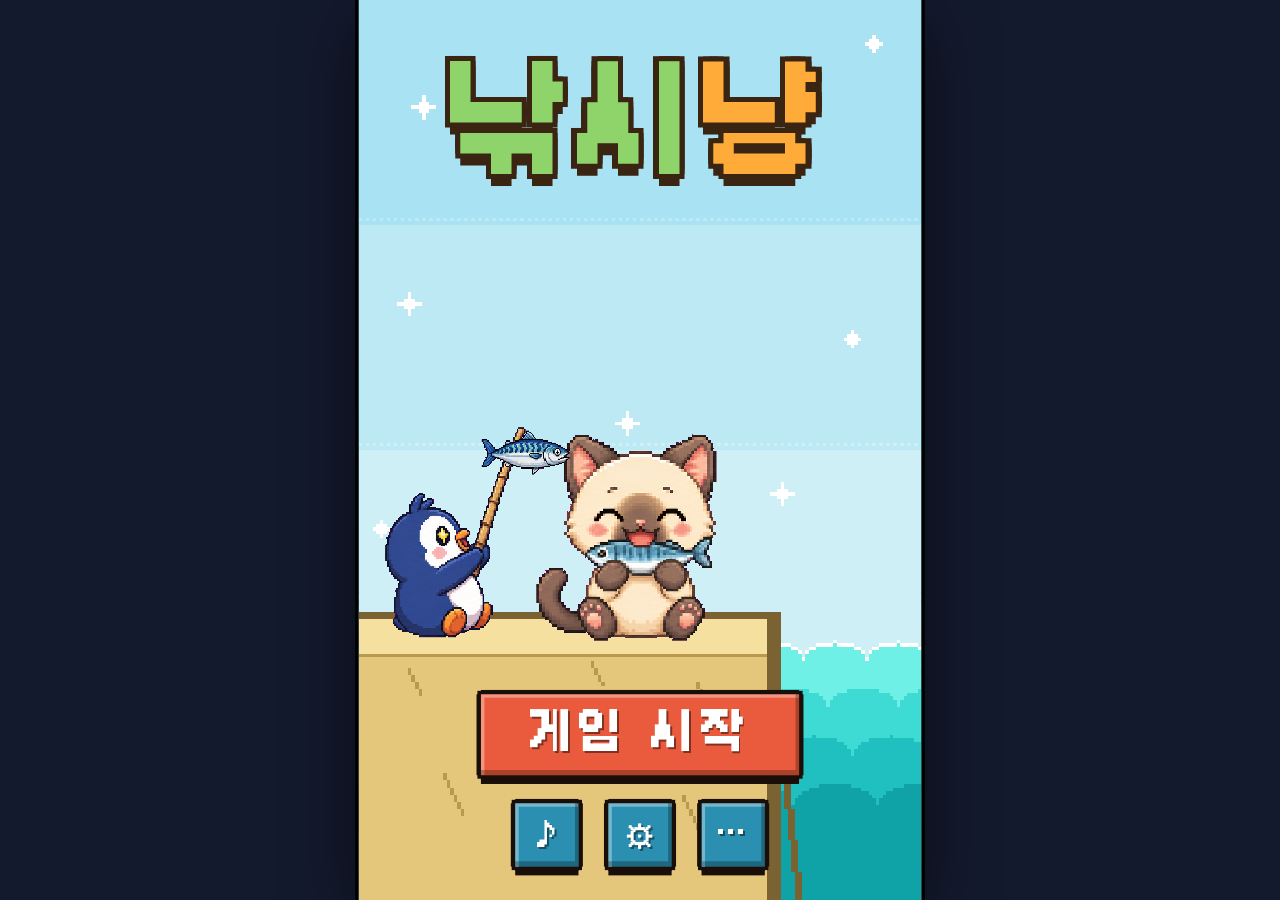
<file: games/index.html>
<!DOCTYPE html>
<html lang="ko">
<head>
<meta charset="utf-8">
<meta name="viewport" content="width=device-width,initial-scale=1,maximum-scale=1,user-scalable=no">
<title>낚시냥 — Fishing Cat</title>
<link rel="preload" href="assets/fx_bomb.png" as="image">
<link rel="stylesheet" href="fonts/galmuri.css">
<link rel="stylesheet" href="game.css?v=40">
</head>
<body>
<div id="viewport">
 <div id="game" class="day">
  <div id="world">
   <canvas id="bg" class="px"></canvas>
   <div id="feverFx"><i class="glow"></i><i class="ring"></i><i class="ring"></i><i class="ring"></i><i class="sparkles"></i><i class="edge"></i></div>
   <div id="penguins">
    <div class="pg l"><img class="a" src="assets/peng_side.png" alt=""><img class="b" src="assets/peng_pull.png" alt=""></div>
    <div class="pg c"><img class="a" src="assets/peng_back.png" alt=""><img class="b" src="assets/peng_back.png" alt=""></div>
    <div class="pg r"><img class="a" src="assets/peng_side.png" alt=""><img class="b" src="assets/peng_pull.png" alt=""></div>
   </div>
   <div id="cat" class="st-idle">
    <div class="shadow"></div>
    <div class="body">
     <img class="m m-idle" src="assets/cat_idle.png" alt="">
     <img class="m m-happy" src="assets/cat_happy_empty.png" alt="">
     <img id="heldFish" class="px" alt="" hidden>
     <img class="m m-hurt" src="assets/cat_hurt.png" alt="">
     <img class="m m-burnt" src="assets/cat_burnt.png" alt="">
    </div>
   </div>
   <div id="items"></div>
   <div id="fx"></div>
   <div id="blastFx"></div>
  </div>

  <!-- HUD -->
  <div id="hud">
   <div class="scorebox pxbox"><img class="ficon" src="assets/i_fish.png" alt=""><div id="score">0</div></div>
   <div class="hud-right">
    <div id="hearts"></div>
    <button id="btnPause" class="pxbtn blue" aria-label="일시정지"><i></i><i></i></button>
   </div>
   <div class="timebar pxbar"><div id="timeFill"></div><span id="timeText">1:00</span></div>
   <div class="row3">
    <div class="fever"><b>FEVER</b><div class="fbar pxbar"><div id="feverFill"></div></div></div>
    <div class="stageinfo"><span id="stageLabel">STAGE 1</span><span id="testModeLabel">테스트 모드</span><span id="targetLabel">0 / 3,500</span></div>
   </div>
  </div>

  <button class="arrow left" id="btnL" aria-label="왼쪽"></button>
  <button class="arrow right" id="btnR" aria-label="오른쪽"></button>

  <div id="feverBanner"><span>FEVER TIME!</span><small>물고기가 비처럼 쏟아져요 · 점수 2배</small></div>
  <div id="callout"></div>

  <!-- TITLE -->
  <section id="title" class="screen show" data-screen-label="01 Title">
   <canvas id="titleBg" class="px"></canvas>
   <div class="logo"><span class="l1">낚시</span><span class="l2">냥</span></div>
   <img class="t-peng" src="assets/peng_pull.png" alt="">
   <img class="t-fish" src="assets/i_fish.png" alt="">
   <img class="t-cat" src="assets/cat_happy.png?v=19" alt="">
   <button class="pxbtn red big" id="btnStart">게임 시작</button>
   <div class="t-icons">
    <button class="pxbtn blue sq" id="btnSound" aria-label="사운드"><span class="on">♪</span><span class="off">✕</span></button>
    <button class="pxbtn blue sq" id="btnSettings" aria-label="설정">⚙&#xFE0E;</button>
    <button class="pxbtn blue sq" id="btnCredits" aria-label="크레딧">…</button>
   </div>
  </section>

  <!-- CREDITS -->
  <section id="credits" class="screen modal" data-screen-label="02 Credits">
   <div class="card pxbox">
    <div class="card-head">만든 사람들</div>
    <dl>
     <dt>PLAN</dt><dd>Tony, Griffin</dd>
     <dt>PROGRAM</dt><dd>Tony</dd>
     <dt>DESIGN</dt><dd>Griffin</dd>
    </dl>
    <div class="btns"><button class="pxbtn blue" data-close>닫기</button></div>
   </div>
  </section>

  <!-- SETTINGS -->
  <section id="settings" class="screen modal" data-screen-label="06 Settings">
   <div class="card pxbox">
    <div class="card-head">설정</div>
    <label class="setting">음악<input type="range" id="musicVolume" min="0" max="100" step="10" aria-label="음악 볼륨"><b id="musicVolumeText">100</b></label>
    <label class="setting">효과음<input type="range" id="sfxVolume" min="0" max="100" step="10" aria-label="효과음 볼륨"><b id="sfxVolumeText">100</b></label>
    <div class="setting" id="hapticRow" hidden>진동<button class="pxbtn blue" id="btnHaptic" aria-pressed="true">ON</button></div>
    <div class="btns"><button class="pxbtn blue" data-close>닫기</button></div>
   </div>
  </section>

  <!-- STAGE INTRO -->
  <section id="intro" class="screen modal" data-screen-label="03 Stage Intro">
   <div class="card pxbox">
    <div class="card-head" id="introTitle">스테이지 1</div>
    <div class="intro-sub" id="introSub">맑은 바다</div>
    <div class="intro-goal">목표 <b id="introGoal">2,500</b>점 · 제한시간 <b>60</b>초</div>
    <ul class="legend" id="legend"></ul>
    <div class="btns"><button class="pxbtn red" id="btnGo">시작!</button></div>
   </div>
  </section>

  <!-- RESULT -->
  <section id="result" class="screen modal" data-screen-label="04 Result" role="dialog" aria-modal="true" aria-labelledby="resTitle">
   <div class="card pxbox">
    <div class="card-head" id="resTitle">스테이지 클리어</div>
    <div class="stars" id="resStars"></div>
    <img class="res-cat" id="resCat" src="assets/cat_happy.png" alt="">
    <p class="result-stage" id="resLocation" hidden></p>
    <p class="result-time" id="resTime" hidden></p>
    <dl class="res">
     <dt>스테이지 점수</dt><dd id="resStage">0</dd>
     <dt>총 점수</dt><dd id="resTotal">0</dd>
     <dt>최고 점수</dt><dd id="resBest">0</dd>
    </dl>
    <div class="revive-area" id="reviveArea" hidden>
     <small>하트 3개 회복 · 스테이지당 1회</small>
     <p id="reviveStatus" role="status" hidden></p>
     <button class="pxbtn red" id="btnRevive" disabled>▶ 광고 보고 이어하기</button>
    </div>
    <div class="btns result-actions">
     <button class="pxbtn brown" id="btnHome">처음으로</button>
     <button class="pxbtn red" id="btnNext">다음 스테이지</button>
    </div>
    <div class="btns share-row" id="shareRow" hidden><button class="pxbtn blue" id="btnShare">점수 공유</button></div>
   </div>
  </section>

  <!-- PAUSE -->
  <section id="pause" class="screen modal" data-screen-label="05 Pause" role="dialog" aria-modal="true" aria-labelledby="pauseHeading">
   <div class="card pxbox pause-card" id="pauseCard">
    <h2 class="card-head" id="pauseHeading">잠깐 쉬는 중</h2>
    <div id="pauseMenu">
    <img class="pause-cat" src="assets/cat_idle.png" alt="">
    <p class="pause-stage" id="pauseStage"></p>
    <div class="pause-summary">
     <p>남은 시간 <strong id="pauseTime"></strong></p>
     <p class="pause-score">현재 <strong id="pauseScore"></strong> <span>/ 목표 <b id="pauseTarget"></b></span></p>
     <div class="pause-progress" role="progressbar" aria-label="목표 점수 진행도" id="pauseProgress"><i></i></div>
    </div>
    <div class="pause-actions">
     <button class="pxbtn red" id="btnResume">계속하기</button>
     <button class="pxbtn blue" id="btnRestart">이번 스테이지 다시 시작</button>
     <button class="pxbtn brown" id="btnQuit">타이틀로 가기</button>
    </div>
    <div class="pause-settings">
     <button class="pause-toggle" id="btnPauseSound" aria-pressed="true">소리 <b>ON</b></button>
     <button class="pause-toggle" id="btnPauseHaptic" aria-pressed="true" hidden>진동 <b>ON</b></button>
    </div>
    </div>
    <div id="pauseConfirm" hidden>
     <p class="pause-confirm-title" id="pauseConfirmTitle"></p>
     <p class="pause-confirm-copy" id="pauseConfirmCopy"></p>
     <div class="pause-actions">
      <button class="pxbtn blue" id="btnPauseCancel">취소</button>
      <button class="pxbtn brown" id="btnPauseConfirm">다시 시작</button>
     </div>
    </div>
   </div>
   <div class="pxbox resume-countdown" id="resumeCountdown" hidden role="status" aria-live="polite">
    <p id="resumeHeading">곧 다시 시작해요!</p>
    <b id="resumeCount">3</b>
    <span>잠시 멈추려면 일시정지 버튼을 누르세요</span>
    <button class="pxbtn brown" id="btnResumeCancel">일시정지</button>
   </div>
  </section>
 </div>
</div>
<script src="pixel.js?v=29"></script>
<script src="game.js?v=84"></script>
</body>
</html>
</file>
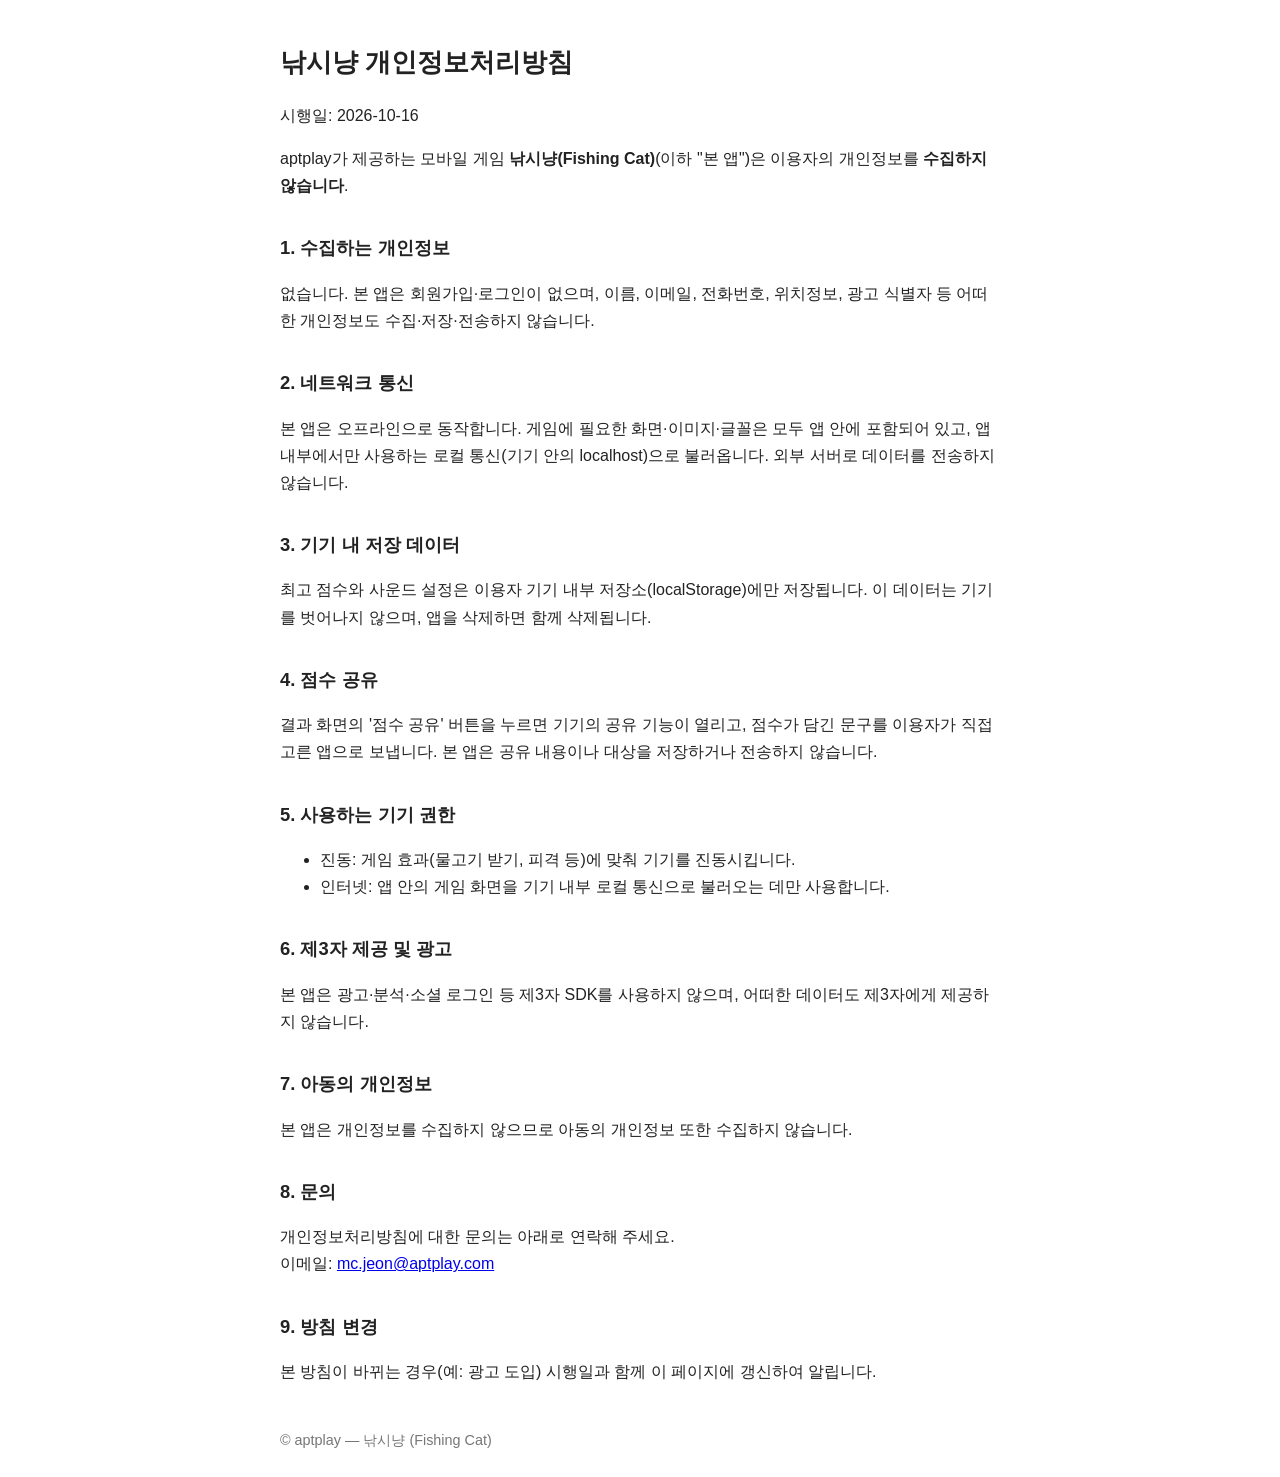
<file: docs/privacy/fishing-cat/index.html>
<!DOCTYPE html>
<html lang="ko">
<head>
<meta charset="utf-8">
<meta name="viewport" content="width=device-width, initial-scale=1">
<title>낚시냥 개인정보처리방침</title>
<style>
  body { font-family: 'Apple SD Gothic Neo', 'Malgun Gothic', sans-serif;
         max-width: 720px; margin: 0 auto; padding: 24px; line-height: 1.7;
         color: #222; background: #fff; }
  h1 { font-size: 1.6em; }
  h2 { font-size: 1.15em; margin-top: 1.8em; }
  footer { margin-top: 3em; color: #777; font-size: 0.9em; }
</style>
</head>
<body>
<h1>낚시냥 개인정보처리방침</h1>
<p>시행일: 2026-10-16</p>

<p>
aptplay가 제공하는 모바일 게임 <strong>낚시냥(Fishing Cat)</strong>(이하 "본 앱")은
이용자의 개인정보를 <strong>수집하지 않습니다</strong>.
</p>

<h2>1. 수집하는 개인정보</h2>
<p>
없습니다. 본 앱은 회원가입·로그인이 없으며, 이름, 이메일, 전화번호, 위치정보,
광고 식별자 등 어떠한 개인정보도 수집·저장·전송하지 않습니다.
</p>

<h2>2. 네트워크 통신</h2>
<p>
본 앱은 오프라인으로 동작합니다. 게임에 필요한 화면·이미지·글꼴은 모두 앱 안에
포함되어 있고, 앱 내부에서만 사용하는 로컬 통신(기기 안의 localhost)으로 불러옵니다.
외부 서버로 데이터를 전송하지 않습니다.
</p>

<h2>3. 기기 내 저장 데이터</h2>
<p>
최고 점수와 사운드 설정은 이용자 기기 내부 저장소(localStorage)에만 저장됩니다.
이 데이터는 기기를 벗어나지 않으며, 앱을 삭제하면 함께 삭제됩니다.
</p>

<h2>4. 점수 공유</h2>
<p>
결과 화면의 '점수 공유' 버튼을 누르면 기기의 공유 기능이 열리고, 점수가 담긴 문구를
이용자가 직접 고른 앱으로 보냅니다. 본 앱은 공유 내용이나 대상을 저장하거나
전송하지 않습니다.
</p>

<h2>5. 사용하는 기기 권한</h2>
<ul>
  <li>진동: 게임 효과(물고기 받기, 피격 등)에 맞춰 기기를 진동시킵니다.</li>
  <li>인터넷: 앱 안의 게임 화면을 기기 내부 로컬 통신으로 불러오는 데만 사용합니다.</li>
</ul>

<h2>6. 제3자 제공 및 광고</h2>
<p>
본 앱은 광고·분석·소셜 로그인 등 제3자 SDK를 사용하지 않으며,
어떠한 데이터도 제3자에게 제공하지 않습니다.
</p>

<h2>7. 아동의 개인정보</h2>
<p>
본 앱은 개인정보를 수집하지 않으므로 아동의 개인정보 또한 수집하지 않습니다.
</p>

<h2>8. 문의</h2>
<p>
개인정보처리방침에 대한 문의는 아래로 연락해 주세요.<br>
이메일: <a href="mailto:mc.jeon@aptplay.com">mc.jeon@aptplay.com</a>
</p>

<h2>9. 방침 변경</h2>
<p>
본 방침이 바뀌는 경우(예: 광고 도입) 시행일과 함께 이 페이지에 갱신하여 알립니다.
</p>

<footer>© aptplay — 낚시냥 (Fishing Cat)</footer>
</body>
</html>
</file>
<file: games/fonts/galmuri.css>
/**
 * Copyright (c) 2019–2025 Lee Minseo (quiple@quiple.dev),
 * with Reserved Font Name "Galmuri".
 *
 * This font software is licensed under the SIL Open Font License, Version 1.1.
 * This license is available with a FAQ at: https://scripts.sil.org/OFL
 * (see ofl.md in this folder)
 *
 * galmuri@2.40.3 — 게임이 쓰는 Galmuri11 Regular/Bold, Galmuri9만 오프라인 번들
 */
@font-face {
  font-family: Galmuri11;
  font-style: normal;
  font-stretch: normal;
  font-weight: 400;
  font-display: swap;
  src: local('Galmuri11 Regular'),
       url('./Galmuri11.woff2') format('woff2');
}
@font-face {
  font-family: Galmuri11;
  font-style: normal;
  font-stretch: normal;
  font-weight: 700;
  font-display: swap;
  src: local('Galmuri11 Bold'),
       url('./Galmuri11-Bold.woff2') format('woff2');
}
@font-face {
  font-family: Galmuri9;
  font-style: normal;
  font-stretch: normal;
  font-weight: 400;
  font-display: swap;
  src: local('Galmuri9 Regular'),
       url('./Galmuri9.woff2') format('woff2');
}
</file>
<file: games/game.css>
*{box-sizing:border-box;margin:0;padding:0;-webkit-tap-highlight-color:transparent}
html,body{height:100%;background:#141a2e;overflow:hidden;font-family:'Galmuri11','Galmuri9',monospace;user-select:none;-webkit-user-select:none}
button{font-family:inherit;border:0;background:none;cursor:pointer;color:inherit}
img{-webkit-user-drag:none;user-select:none}
.px{image-rendering:pixelated;image-rendering:crisp-edges}
#viewport{position:fixed;inset:0}
#game{--extra:0px;--safe-top:0px;position:absolute;left:50%;top:50%;width:640px;height:calc(1024px + var(--extra));overflow:hidden;transform-origin:center center;background:#9fe3fb;box-shadow:0 0 0 4px #000,0 20px 80px rgba(0,0,0,.6)}
#world{position:absolute;inset:0}
#world.shake{animation:shake .36s steps(6)}
@keyframes shake{0%,100%{transform:none}20%{transform:translate(-12px,4px)}40%{transform:translate(8px,-8px)}60%{transform:translate(-8px,4px)}80%{transform:translate(4px,-4px)}}
#bg{position:absolute;left:0;top:0;width:640px;height:100%;image-rendering:auto}

/* fever background fx — 방사형 줄무늬는 욱일기를 연상시키므로 쓰지 않는다 */
#feverFx{position:absolute;inset:0;opacity:0;transition:opacity .3s;pointer-events:none}
.fever #feverFx{opacity:1}
#feverFx i{position:absolute;display:block}
#feverFx .glow{left:50%;top:calc(300px + var(--extra)/2);width:1100px;height:1100px;margin:-550px 0 0 -550px;
 background:radial-gradient(closest-side,rgba(255,236,120,.7),rgba(255,120,190,.45) 40%,rgba(150,110,255,.2) 70%,rgba(150,110,255,0));
 animation:feverPulse .5s ease-in-out infinite alternate}
@keyframes feverPulse{from{transform:scale(.85);opacity:.7}to{transform:scale(1.05);opacity:1}}
#feverFx .ring{left:50%;top:calc(300px + var(--extra)/2);width:900px;height:900px;margin:-450px 0 0 -450px;border-radius:50%;
 border:14px solid #ffe14a;box-shadow:0 0 24px #ffe14a,inset 0 0 24px #ffe14a;opacity:0;animation:feverRing 1.2s ease-out infinite}
#feverFx .ring:nth-of-type(3){border-color:#ff6fc8;box-shadow:0 0 24px #ff6fc8,inset 0 0 24px #ff6fc8;animation-delay:-.4s}
#feverFx .ring:nth-of-type(4){border-color:#6fe8ff;box-shadow:0 0 24px #6fe8ff,inset 0 0 24px #6fe8ff;animation-delay:-.8s}
@keyframes feverRing{from{transform:scale(.05);opacity:1}to{transform:scale(1);opacity:0}}
/* 400px 타일을 위로 한 칸씩 올려 끊김 없이 반복 */
#feverFx .sparkles{left:0;top:0;width:100%;height:calc(100% + 400px);background-size:640px 400px;
 background-image:radial-gradient(circle at 60px 50px,#fff 0 8px,transparent 9px),radial-gradient(circle at 210px 300px,#ffe14a 0 10px,transparent 11px),
 radial-gradient(circle at 330px 120px,#ff6fc8 0 8px,transparent 9px),radial-gradient(circle at 480px 230px,#6fe8ff 0 10px,transparent 11px),
 radial-gradient(circle at 590px 360px,#fff 0 6px,transparent 7px),radial-gradient(circle at 140px 200px,#ff6fc8 0 6px,transparent 7px),
 radial-gradient(circle at 420px 30px,#ffe14a 0 6px,transparent 7px),radial-gradient(circle at 20px 380px,#6fe8ff 0 8px,transparent 9px);
 animation:feverRise 1.6s linear infinite,feverTwinkle .24s steps(2) infinite}
@keyframes feverRise{to{transform:translateY(-400px)}}
@keyframes feverTwinkle{50%{opacity:.6}}
#feverFx .edge{inset:0;box-shadow:inset 0 0 0 8px #ffe14a,inset 0 0 50px 20px #ff6fc8;animation:feverEdge .3s steps(1) infinite}
@keyframes feverEdge{50%{box-shadow:inset 0 0 0 8px #6fe8ff,inset 0 0 50px 20px #ffe14a}}

/* ---------- penguins ---------- */
#penguins .pg{position:absolute;bottom:322px;height:250px;transform-origin:50% 100%}
#penguins .pg img{position:absolute;bottom:0;left:0}
#penguins .pg.l{left:-4px;width:200px}
#penguins .pg.c{left:258px;width:124px}
#penguins .pg.r{right:-4px;width:200px;transform:scaleX(-1)}
#penguins .pg img.a{width:auto;height:172px}          /* side 472x425 @ .34 */
#penguins .pg img.b{height:246px;display:none}        /* pull 407x607 @ .34 */
#penguins .pg.c img{height:226px}                     /* back 305x561 @ .34 */
#penguins .pg.pull img.a{display:none}
#penguins .pg.pull img.b{display:block}
#penguins .pg.c img.b{display:none!important}
#penguins .pg.c img.a{display:block!important;transition:transform .05s}
#penguins .pg.c.pull img.a{transform:translateY(-10px) scaleY(1.06)}
#penguins .pg .inner{position:absolute;inset:0}
#penguins .pg .bob{position:absolute;inset:0;animation:bob .9s steps(2) infinite}
#penguins .pg.c .bob{animation-delay:-.3s}#penguins .pg.r .bob{animation-delay:-.6s}
@keyframes bob{50%{transform:translateY(-4px)}}
.fever #penguins .pg .bob{animation:frenzy .12s steps(2) infinite}
@keyframes frenzy{0%{transform:translate(-4px,0) rotate(-3deg)}50%{transform:translate(4px,-8px) rotate(3deg)}}
.pg .splash{position:absolute;bottom:170px;left:50%;width:0;height:0}

/* ---------- cat ---------- */
#cat{position:absolute;top:calc(780px + var(--extra));left:0;width:176px;height:200px;transition:transform .07s steps(2);z-index:16;pointer-events:none}
#cat .body{position:absolute;inset:0;transform-origin:50% 100%}
#cat .m{position:absolute;bottom:0;left:50%;transform:translateX(-50%);display:none}
#cat .m-idle,#cat .m-happy,#cat .m-burnt{width:170px;height:192.8px;object-fit:contain}
#cat .m-hurt{width:181px}
#heldFish{position:absolute;left:57%;bottom:68px;width:132px;height:64px;object-fit:contain;transform:translateX(-50%);display:none}
#cat.st-happy #heldFish:not([hidden]){display:block}
#cat.st-idle .m-idle,#cat.st-happy .m-happy,#cat.st-burnt .m-burnt,#cat.st-hurt .m-hurt,#cat.st-yuck .m-hurt{display:block}
#cat.st-idle .body{animation:breathe 1s steps(2) infinite}
@keyframes breathe{50%{transform:translateY(-2px)}}
#cat .squash{animation:squash .18s steps(3)!important}
@keyframes squash{40%{transform:scale(1.12,.88)}}
#cat.blink{animation:blink .12s steps(1) 9}
@keyframes blink{50%{opacity:.2}}
#cat .shadow{position:absolute;left:28px;right:28px;bottom:-6px;height:16px;background:rgba(80,40,10,.28);clip-path:polygon(12% 0,88% 0,100% 50%,88% 100%,12% 100%,0 50%)}

/* ---------- items ---------- */
#items .it{position:absolute;left:0;top:0;will-change:transform;z-index:6}
#items .it img,#items .it svg{width:100%;height:100%;display:block}
#items .it .spin{width:100%;height:100%}
#items .it.fish img{animation:wiggle .24s steps(2) infinite}
@keyframes wiggle{0%{transform:rotate(-14deg)}100%{transform:rotate(14deg)}}
#items .it.trash img{animation:tumble .8s steps(8) infinite}
@keyframes tumble{to{transform:rotate(360deg)}}
#items .it.heart img{animation:pulse .4s steps(2) infinite}
@keyframes pulse{50%{transform:scale(1.15)}}
.warn{position:absolute;top:calc(150px + var(--safe-top));width:96px;height:96px;margin-left:-48px;z-index:4;display:grid;place-items:center;
 font:bold 60px 'Galmuri11';color:#fff;background:#e63b2e;box-shadow:0 0 0 6px #fff,0 0 0 10px #000,0 10px 0 6px #000;animation:warn .2s steps(1) infinite}
@keyframes warn{50%{background:#ffcf2b;color:#000}}

/* ---------- fx ---------- */
#fx{position:absolute;inset:0;pointer-events:none;z-index:9}
#blastFx{position:absolute;inset:0;pointer-events:none;z-index:17}
.pop{position:absolute;font:bold 34px 'Galmuri11';color:#fff;text-shadow:3px 0 #000,-3px 0 #000,0 3px #000,0 -3px #000,3px 3px #000,-3px -3px #000,3px -3px #000,-3px 3px #000,0 6px #000;animation:pop .7s steps(7) forwards;white-space:nowrap;transform:translateX(-50%)}
.pop.neg{color:#ff6b5a}.pop.heal{color:#ff9fb2}.pop.x2{color:#ffe14a}
@keyframes pop{0%{opacity:0;transform:translate(-50%,10px)}15%{opacity:1;transform:translate(-50%,-10px) scale(1.2)}100%{opacity:0;transform:translate(-50%,-90px)}}
.boom{position:absolute;width:220px;height:220px;margin:-110px 0 0 -110px;background:url('assets/fx_bomb.png') center/contain no-repeat;image-rendering:pixelated;animation:boom .6s steps(6) forwards}
@keyframes boom{0%{transform:scale(.35);opacity:1}25%{transform:scale(1);opacity:1}60%{transform:scale(1.1);opacity:.8}100%{transform:scale(1.25) translateY(-12px);opacity:0}}
.pxl{position:absolute;width:12px;height:12px;animation:pxl .5s steps(6) forwards}
@keyframes pxl{to{transform:translate(var(--dx),var(--dy));opacity:0}}
.flash{position:absolute;inset:0;background:#ff3b3b;animation:flash .3s steps(3) forwards}
.flash.bomb-flash{background:#ffdb74}
@keyframes flash{from{opacity:.5}to{opacity:0}}

/* ---------- pixel boxes & buttons ---------- */
.pxbox{background:#fff6d8;box-shadow:
  0 0 0 4px #3a2412, 6px 0 0 0 #3a2412, -6px 0 0 0 #3a2412, 0 6px 0 0 #3a2412, 0 -6px 0 0 #3a2412,
  inset 0 -6px 0 #f0d99a, 0 12px 0 0 rgba(0,0,0,.25)}
.pxbtn{position:relative;font:bold 26px 'Galmuri11';color:#fff;white-space:nowrap;padding:12px 26px 14px;line-height:1;
 text-shadow:2px 2px 0 rgba(0,0,0,.45);
 box-shadow:inset -4px -6px 0 rgba(0,0,0,.28),inset 4px 4px 0 rgba(255,255,255,.35),0 0 0 4px #1a0f08,5px 0 0 0 #1a0f08,-5px 0 0 0 #1a0f08,0 5px 0 0 #1a0f08,0 -5px 0 0 #1a0f08,0 10px 0 0 #1a0f08}
.pxbtn:active{transform:translateY(5px);box-shadow:inset -4px -6px 0 rgba(0,0,0,.28),inset 4px 4px 0 rgba(255,255,255,.35),0 0 0 4px #1a0f08,5px 0 0 0 #1a0f08,-5px 0 0 0 #1a0f08,0 5px 0 0 #1a0f08,0 -5px 0 0 #1a0f08}
.pxbtn.red{background:#ea5a3c}.pxbtn.blue{background:#2a8fb0}.pxbtn.brown{background:#a0784a}
.pxbtn.big{font-size:52px;padding:18px 56px 22px;letter-spacing:4px}
.pxbar{background:#2b2b3a;box-shadow:0 0 0 4px #000,4px 0 0 0 #000,-4px 0 0 0 #000;overflow:hidden;position:relative}

/* ---------- HUD ---------- */
#hud{position:absolute;left:0;top:0;right:0;padding:calc(22px + var(--safe-top)) 24px 0;z-index:20;pointer-events:none;display:grid;grid-template-columns:1fr auto;gap:20px 18px;align-items:center}
.scorebox{height:70px;width:330px;display:flex;align-items:center;padding:0 20px 0 12px;gap:10px}
.scorebox .ficon{width:84px;height:42px}
#score{flex:1;text-align:right;font:bold 40px 'Galmuri11';color:#3a2412;letter-spacing:2px}
#score.bump{animation:bump .16s steps(2)}
@keyframes bump{50%{transform:scale(1.15)}}
.hud-right{display:flex;align-items:center;gap:16px}
#hearts{display:flex;gap:6px}
#hearts .h{width:45px;height:45px}
#hearts .h svg{width:100%;height:100%;display:block}
#hearts .h.gain{animation:gain .5s steps(4)}
#hearts .h.lose{animation:lose .5s steps(4)}
@keyframes gain{50%{transform:scale(1.5)}}
@keyframes lose{30%{transform:scale(1.4) translateY(-6px)}}
#btnPause{pointer-events:auto;width:58px;height:58px;padding:0;display:flex;gap:8px;align-items:center;justify-content:center}
#btnPause i{width:9px;height:24px;background:#fff}
.timebar{grid-column:1/-1;height:26px}
#timeFill{position:absolute;inset:0;background:repeating-linear-gradient(90deg,#6fe39a 0 12px,#4cc97c 12px 16px);transform-origin:left}
#timeFill.low{background:repeating-linear-gradient(90deg,#ff7a66 0 12px,#e04a3a 12px 16px);animation:blinkbar .5s steps(1) infinite}
@keyframes blinkbar{50%{filter:brightness(1.5)}}
#timeText{position:absolute;inset:0;text-align:center;font:bold 18px/26px 'Galmuri11';color:#fff;text-shadow:2px 0 #000,-2px 0 #000,0 2px #000,0 -2px #000}
.row3{grid-column:1/-1;display:flex;justify-content:space-between;align-items:center;gap:14px}
.fever{display:flex;align-items:center;gap:14px;flex:1}
.fever b{font:bold 22px 'Galmuri11';color:#ff8a1f;text-shadow:2px 0 #fff,-2px 0 #fff,0 2px #fff,0 -2px #fff,2px 2px #fff,-2px -2px #fff,0 4px #7a3a0c}
.fbar{flex:1;max-width:240px;height:20px}
#feverFill{height:100%;width:0;background:repeating-linear-gradient(90deg,#ffd23f 0 8px,#ff7a1f 8px 16px,#ff3d6e 16px 24px);transition:width .15s steps(3)}
/* During fever, show remaining time immediately instead of animating from the charge gauge. */
.fever-on #feverFill{transition:none;animation:fglow .15s steps(1) infinite}
@keyframes fglow{50%{filter:brightness(1.5)}}
.stageinfo{display:flex;flex-direction:column;align-items:flex-end;gap:4px;font:bold 18px 'Galmuri11';color:#3a2412;text-shadow:2px 0 #fff,-2px 0 #fff,0 2px #fff,0 -2px #fff}
#stageLabel{font-size:22px;color:#e3591b}
#testModeLabel{font-size:16px}
.night .stageinfo,.night .fever b{text-shadow:2px 0 #000,-2px 0 #000,0 2px #000,0 -2px #000}
.night .stageinfo{color:#fff}

/* ---------- arrows ---------- */
.arrow{position:absolute;bottom:40px;width:112px;height:128px;z-index:15;opacity:.92;filter:drop-shadow(0 8px 0 rgba(40,10,5,.55))}
.arrow svg{width:100%;height:100%;display:block}
.arrow.left{left:10px}.arrow.right{right:10px}
.arrow.press{transform:translateY(6px);filter:drop-shadow(0 2px 0 rgba(40,10,5,.55)) brightness(1.15)}

/* ---------- banners ---------- */
#feverBanner{position:absolute;left:0;right:0;top:calc(300px + var(--extra)/2);z-index:18;pointer-events:none;text-align:center;opacity:0;transform:scaleY(0);transition:.15s steps(3)}
#feverBanner.show{opacity:1;transform:none}
#feverBanner span{display:block;font:bold 76px 'Galmuri11';color:#ffe14a;letter-spacing:2px;
 text-shadow:5px 0 #b3261e,-5px 0 #b3261e,0 5px #b3261e,0 -5px #b3261e,5px 5px #b3261e,-5px -5px #b3261e,5px -5px #b3261e,-5px 5px #b3261e,0 11px #3a0a06;animation:fb .16s steps(1) infinite}
#feverBanner small{display:inline-block;margin-top:14px;font:bold 22px 'Galmuri11';color:#fff;background:#e0581e;padding:10px 18px;box-shadow:0 0 0 4px #fff,0 0 0 8px #000}
@keyframes fb{50%{color:#fff;transform:translateY(-4px)}}
#callout{position:absolute;left:0;right:0;top:calc(260px + var(--extra)/2);z-index:18;text-align:center;pointer-events:none;
 background:#ea5e1e;box-shadow:0 -6px 0 #ffb24a,0 6px 0 #9b2f0b,0 12px 0 rgba(0,0,0,.3);padding:26px 0;
 font:bold 26px 'Galmuri11';color:#fff;text-shadow:3px 3px 0 #6b2a0c;opacity:0;transform:scaleY(0);transition:.12s steps(3)}
#callout.show{opacity:1;transform:none}
#callout b{display:block;font-size:72px;letter-spacing:6px;margin-bottom:8px;text-shadow:5px 5px 0 #6b2a0c}

/* ---------- screens ---------- */
.screen{position:absolute;inset:0;z-index:40;display:none}
.screen.show{display:block}
.modal{--popup-action-gap:32px;background:rgba(10,14,30,.6)}
.modal.show{display:grid;place-items:center}
.card{position:relative;width:540px;padding:80px 40px 44px;animation:cardIn .25s steps(4)}
@keyframes cardIn{from{transform:scale(.6)}}
.card-head{position:absolute;left:50%;top:-38px;transform:translateX(-50%);white-space:nowrap;min-width:300px;text-align:center;
 font:bold 44px 'Galmuri11';color:#fff;letter-spacing:3px;background:#e8581c;padding:14px 34px 16px;text-shadow:3px 3px 0 #7a1f0e;
 box-shadow:inset 0 -6px 0 #b8400f,inset 0 5px 0 #ff8a4a,0 0 0 5px #3a2412,6px 0 0 0 #3a2412,-6px 0 0 0 #3a2412,0 6px 0 0 #3a2412,0 -6px 0 0 #3a2412,0 0 0 11px #fbc52b}
.card dl{display:grid;grid-template-columns:auto 1fr;gap:34px 20px;margin:10px 10px 40px;font:bold 30px 'Galmuri11';color:#1a0f08}
.card dd{text-align:right}
.btns{display:flex;gap:var(--popup-action-gap);justify-content:center;align-items:center;flex-wrap:nowrap}
.btns .pxbtn{min-width:180px}
.share-row{margin-top:var(--popup-action-gap)}#shareRow[hidden]{display:none}

/* ---------- pause ---------- */
.pause-card{width:520px;padding:80px 40px 36px;text-align:center;color:#3a2412}
.pause-card .card-head{font-size:36px;letter-spacing:1px}
.pause-cat,.res-cat{display:block;width:120px;height:124px;object-fit:contain}
.pause-cat{margin:0 auto 24px;image-rendering:pixelated}
.pause-stage{font:bold 23px/1.5 'Galmuri11';color:#8a5a2a}
.pause-summary{margin:18px 0 28px;padding:18px;background:#f7e7b5;box-shadow:inset 0 0 0 3px #d9bf7c;font:22px/1.6 'Galmuri11'}
.pause-summary strong{color:#d34b25}
.pause-score{margin-top:8px;font-size:20px}
.pause-score span{color:#8a5a2a;font-size:18px}
.pause-progress{height:12px;margin-top:14px;background:#d9bf7c;box-shadow:0 0 0 2px #8a5a2a;overflow:hidden}
.pause-progress i{display:block;height:100%;background:repeating-linear-gradient(90deg,#6fe39a 0 12px,#4cc97c 12px 16px)}
.pause-actions{display:flex;flex-direction:column;gap:var(--popup-action-gap)}
.pause-actions .pxbtn{width:100%;min-height:62px;font-size:24px}
.pause-actions #btnResume{min-height:76px;font-size:32px}
.pause-card button:focus-visible{outline:4px solid #2a8fb0;outline-offset:12px}
.pause-confirm-title{font:bold 28px/1.6 'Galmuri11';margin:18px 0}
.pause-confirm-copy{font:22px/1.8 'Galmuri11';color:#8a5a2a;margin-bottom:32px;white-space:pre-line}
.pause-settings{display:flex;justify-content:center;gap:var(--popup-action-gap);margin-top:var(--popup-action-gap);padding-top:22px;border-top:3px dashed #d9bf7c}
.pause-toggle{min-width:170px;min-height:60px;font:22px 'Galmuri11';background:#f7e7b5;box-shadow:0 0 0 3px #d9bf7c}
.pause-toggle b{display:inline-block;margin-left:10px;color:#237d66}
.pause-toggle[aria-pressed="false"] b{color:#8a7a60}
.pause-toggle[hidden]{display:none}
.resume-countdown{width:500px;padding:30px;text-align:center;color:#3a2412;font:26px/1.6 'Galmuri11'}
.resume-countdown b{display:block;font:bold 110px/1.4 'Galmuri11';color:#e8581c;text-shadow:4px 4px #f0d99a}
.resume-countdown span{display:block;font-size:17px;color:#8a5a2a;margin-bottom:24px}

.intro-sub{text-align:center;font:bold 30px 'Galmuri11';color:#8a5a2a}
.intro-goal{text-align:center;font:20px 'Galmuri11';color:#333;margin:14px 0 24px}
.intro-goal b{color:#e3591b;font-size:28px}
.legend{list-style:none;display:grid;grid-template-columns:1fr 1fr;gap:14px;margin-bottom:34px}
.legend li{display:flex;align-items:center;gap:12px;background:#fff;box-shadow:0 0 0 3px #d9bf7c;padding:8px 10px;font:bold 18px 'Galmuri11';color:#333;line-height:1.3}
.legend li .ic{width:58px;height:46px;flex:none;display:flex;align-items:center;justify-content:center;overflow:hidden}
.legend li .ic img,.legend li .ic svg{width:100%;height:100%;object-fit:contain;display:block}
.legend li em{font-style:normal;display:block;font-size:15px;font-weight:normal;color:#8a7a60}
.legend li.new{box-shadow:0 0 0 3px #ff7a3a;background:#fff1e6}
.legend li.new em{color:#e3591b}

.stars{display:flex;justify-content:center;gap:10px;margin:-10px 0 0}
.stars i{width:90px;height:90px;display:block}
.stars i svg{width:100%;height:100%;display:block;filter:drop-shadow(0 4px 0 rgba(58,36,18,.35))}
.stars i.on{animation:starIn .4s steps(4) backwards}
.stars i:nth-child(2){transform:translateY(-14px)}
.stars i.on:nth-child(2){animation-delay:.15s}.stars i.on:nth-child(3){animation-delay:.3s}
@keyframes starIn{from{transform:scale(0)}}
.res-cat{margin:34px auto 24px}
.res-cat.cheer{animation:leap .4s steps(2) infinite alternate}
.res-cat.sulk{transform-origin:50% 100%;animation:sulk 1.4s steps(2) infinite}
@keyframes sulk{50%{transform:scaleY(.96)}}
.card dl.res{font:bold 22px 'Galmuri11';gap:14px 20px;margin:14px 10px 34px}
.card dl.res dd{font-size:28px;color:#e3591b}

/* ---------- result (clear/time up 공통, game over는 아래에서 덮어씀) ---------- */
#result .card{width:520px;padding:80px 40px 44px;text-align:center}
#result .card-head{font-size:36px;letter-spacing:1px}
#result dl.res{margin:0 0 36px}
#result dl.res dd{font-size:24px}
#result .result-actions{flex-direction:column}
#result .result-actions .pxbtn,#result #btnShare{width:100%;min-height:62px;font-size:24px}

/* ---------- time up ---------- */
#result.time-up .stars{display:none}
#result.time-up .res-cat{margin:0 auto 24px}
#result.time-up button:focus-visible{outline:4px solid #2a8fb0;outline-offset:12px}

/* ---------- game over ---------- */
#result.game-over .card{width:540px;padding:86px 38px 30px;text-align:center}
#result.game-over .card-head{font-size:38px}
#result.game-over .stars{display:none}
#result.game-over .res-cat{margin:0 auto 24px}
.result-stage{font:bold 22px/1.5 'Galmuri11';color:#8a5a2a}
.result-time{margin:6px 0 18px;font:22px 'Galmuri11';color:#8a5a2a}
#result.game-over dl.res{font-size:21px;gap:12px 16px;margin:18px 4px 26px}
#result.game-over dl.res dd{font-size:24px}
.revive-area{margin-bottom:var(--popup-action-gap)}
.revive-area[hidden]{display:none}
.revive-area .pxbtn{width:100%;min-height:76px;font-size:28px}
.revive-area .pxbtn:disabled{cursor:default;filter:saturate(.45)}
.revive-area p{font:19px/1.5 'Galmuri11';color:#8a5a2a;margin:0 0 20px}
.revive-area small{display:block;font:17px/1.5 'Galmuri11';color:#8a7a60;margin:0 0 12px}
#result.game-over .result-actions{flex-direction:column}
#result.game-over .result-actions .pxbtn{width:100%;min-height:64px;font-size:23px;white-space:normal;line-height:1.4;padding:10px 16px 12px}
#result.game-over #btnNext{order:0;background:#2a8fb0}
#result.game-over #btnHome{order:1}
#result.game-over button:focus-visible{outline:4px solid #2a8fb0;outline-offset:10px}
#cat.revive-protection{animation:blink .15s steps(1) infinite}

/* ---------- title ---------- */
#title{overflow:hidden}
#titleBg{position:absolute;inset:0;width:640px;height:100%}
#title .logo{position:absolute;left:0;right:0;top:calc(70px + var(--extra)/2);text-align:center;animation:logo 1.2s steps(2) infinite}
@keyframes logo{50%{transform:translateY(-8px)}}
#title .logo span{display:inline-block;font:bold 140px/1 'Galmuri11';letter-spacing:4px}
#title .logo .l1{color:#8fd46a;text-shadow:6px 0 #3a2412,-6px 0 #3a2412,0 6px #3a2412,0 -6px #3a2412,6px 6px #3a2412,-6px -6px #3a2412,6px -6px #3a2412,-6px 6px #3a2412,0 14px #3a2412}
#title .logo .l2{color:#ffab3a;text-shadow:6px 0 #3a2412,-6px 0 #3a2412,0 6px #3a2412,0 -6px #3a2412,6px 6px #3a2412,-6px -6px #3a2412,6px -6px #3a2412,-6px 6px #3a2412,0 14px #3a2412}
#title .logo em{display:inline-block;margin-top:22px;font:bold 30px 'Galmuri11';font-style:normal;color:#fff;background:#2a8fb0;padding:8px 18px;box-shadow:0 0 0 4px #1a0f08}
#title .t-peng{position:absolute;left:30px;top:calc(486px + var(--extra));width:160px}
#title .t-fish{position:absolute;left:140px;top:calc(490px + var(--extra));width:100px;z-index:3;animation:dangle .5s steps(2) infinite}
@keyframes dangle{0%{transform:rotate(70deg)}100%{transform:rotate(95deg)}}
#title .t-cat{position:absolute;left:202px;top:calc(494px + var(--extra));width:205px;z-index:2;transform-origin:50% 100%;animation:sitbob .8s steps(2) infinite}
@keyframes leap{to{transform:translateY(-10px)}}
@keyframes sitbob{50%{transform:scaleY(.97)}}
#title #btnStart{position:absolute;left:50%;top:calc(790px + var(--extra));transform:translateX(-50%);animation:pulseb .5s steps(1) infinite}
#title #btnStart:active{transform:translate(-50%,5px)}
@keyframes pulseb{50%{background:#ff7a4c}}
.t-icons{position:absolute;left:0;right:0;top:calc(914px + var(--extra));display:flex;justify-content:center;gap:34px}
.pxbtn.sq{width:72px;height:72px;padding:0;font-size:34px;display:grid;place-items:center}
#btnSound .off{display:none}#btnSound.off .on{display:none}#btnSound.off .off{display:inline}

/* ---------- settings ---------- */
.setting{display:grid;grid-template-columns:110px 1fr 64px;align-items:center;gap:24px;margin:10px 10px 44px;font:bold 30px 'Galmuri11';color:#1a0f08}
.setting input{margin:0;height:20px;-webkit-appearance:none;appearance:none;background:#d9bf7c;box-shadow:0 0 0 4px #3a2412}
.setting input::-webkit-slider-thumb{-webkit-appearance:none;appearance:none;width:36px;height:48px;border:0;background:#e8581c;box-shadow:inset 0 -6px 0 #b8400f,0 0 0 4px #3a2412}
.setting b{min-width:64px;text-align:right;color:#e3591b}
#hapticRow[hidden]{display:none}
#btnHaptic{justify-self:start;min-width:120px}
#btnHaptic[aria-pressed="false"]{background:#a0784a}
</file>
